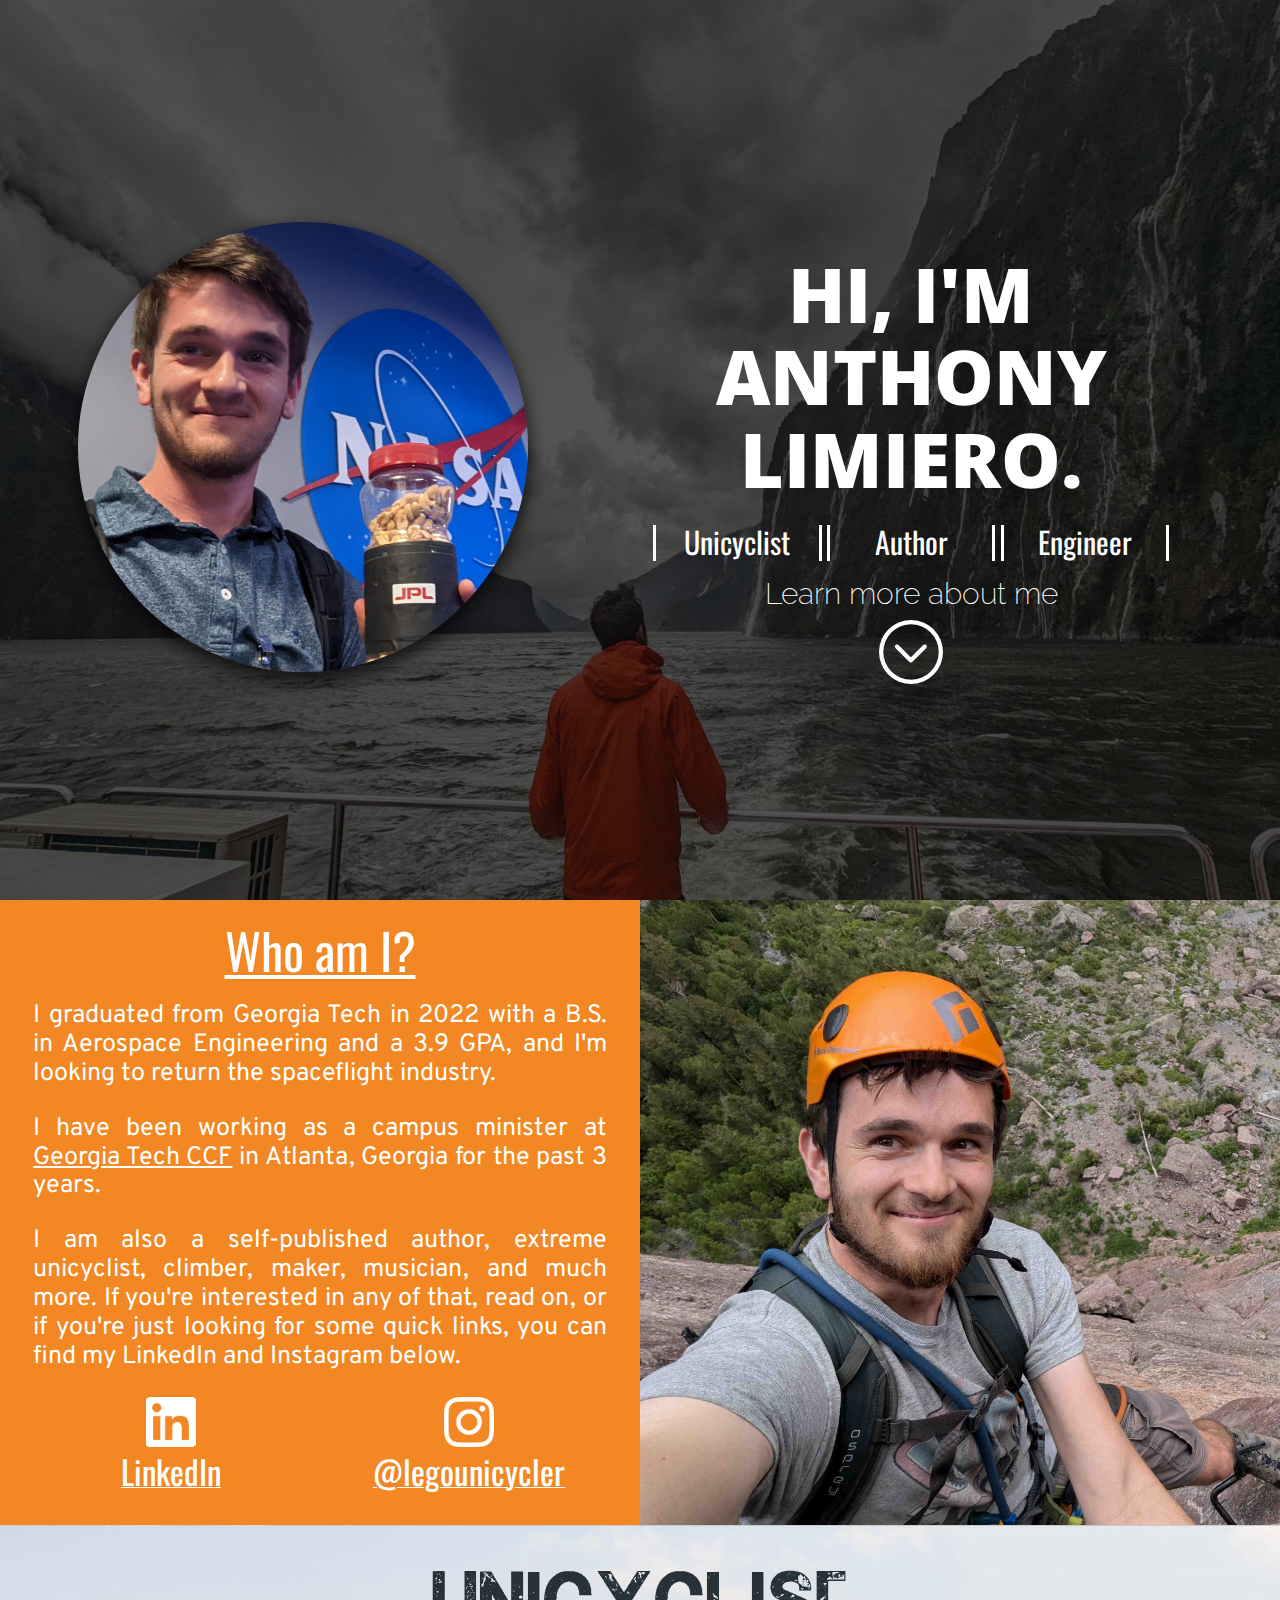
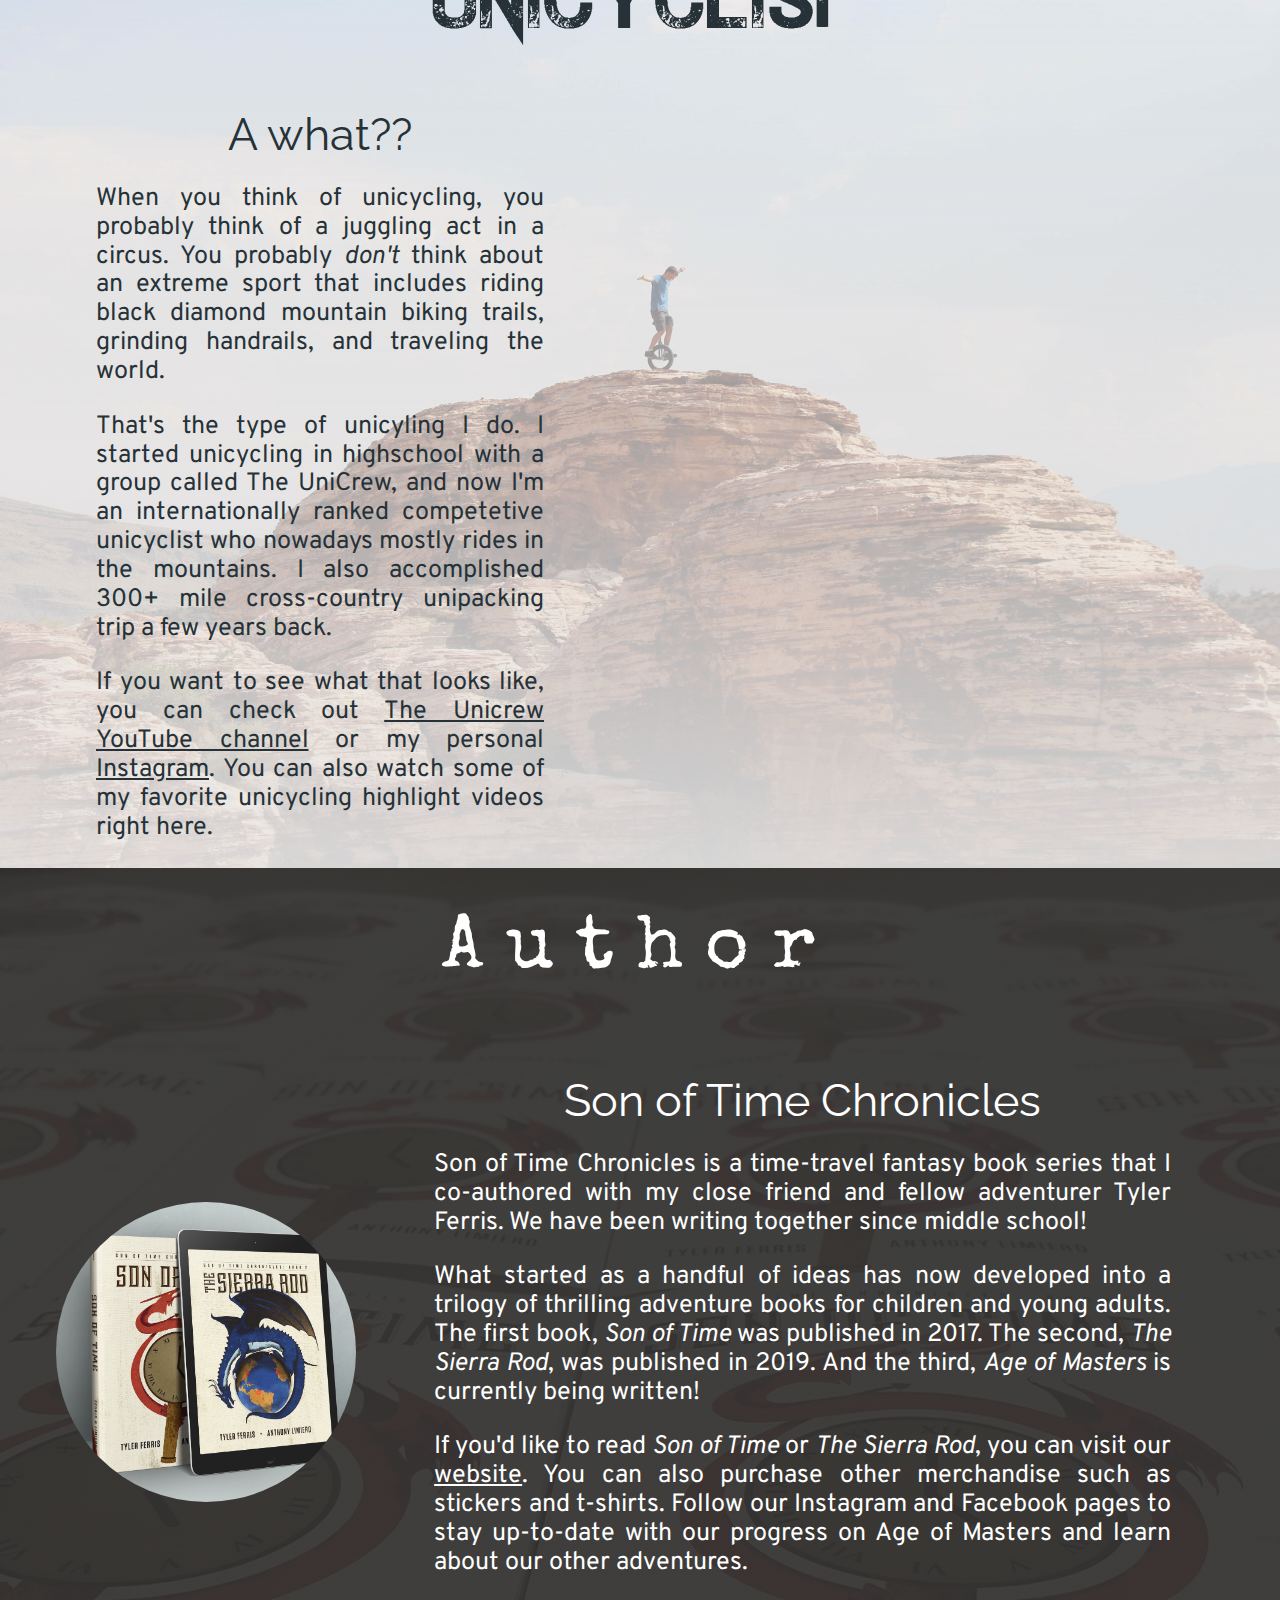
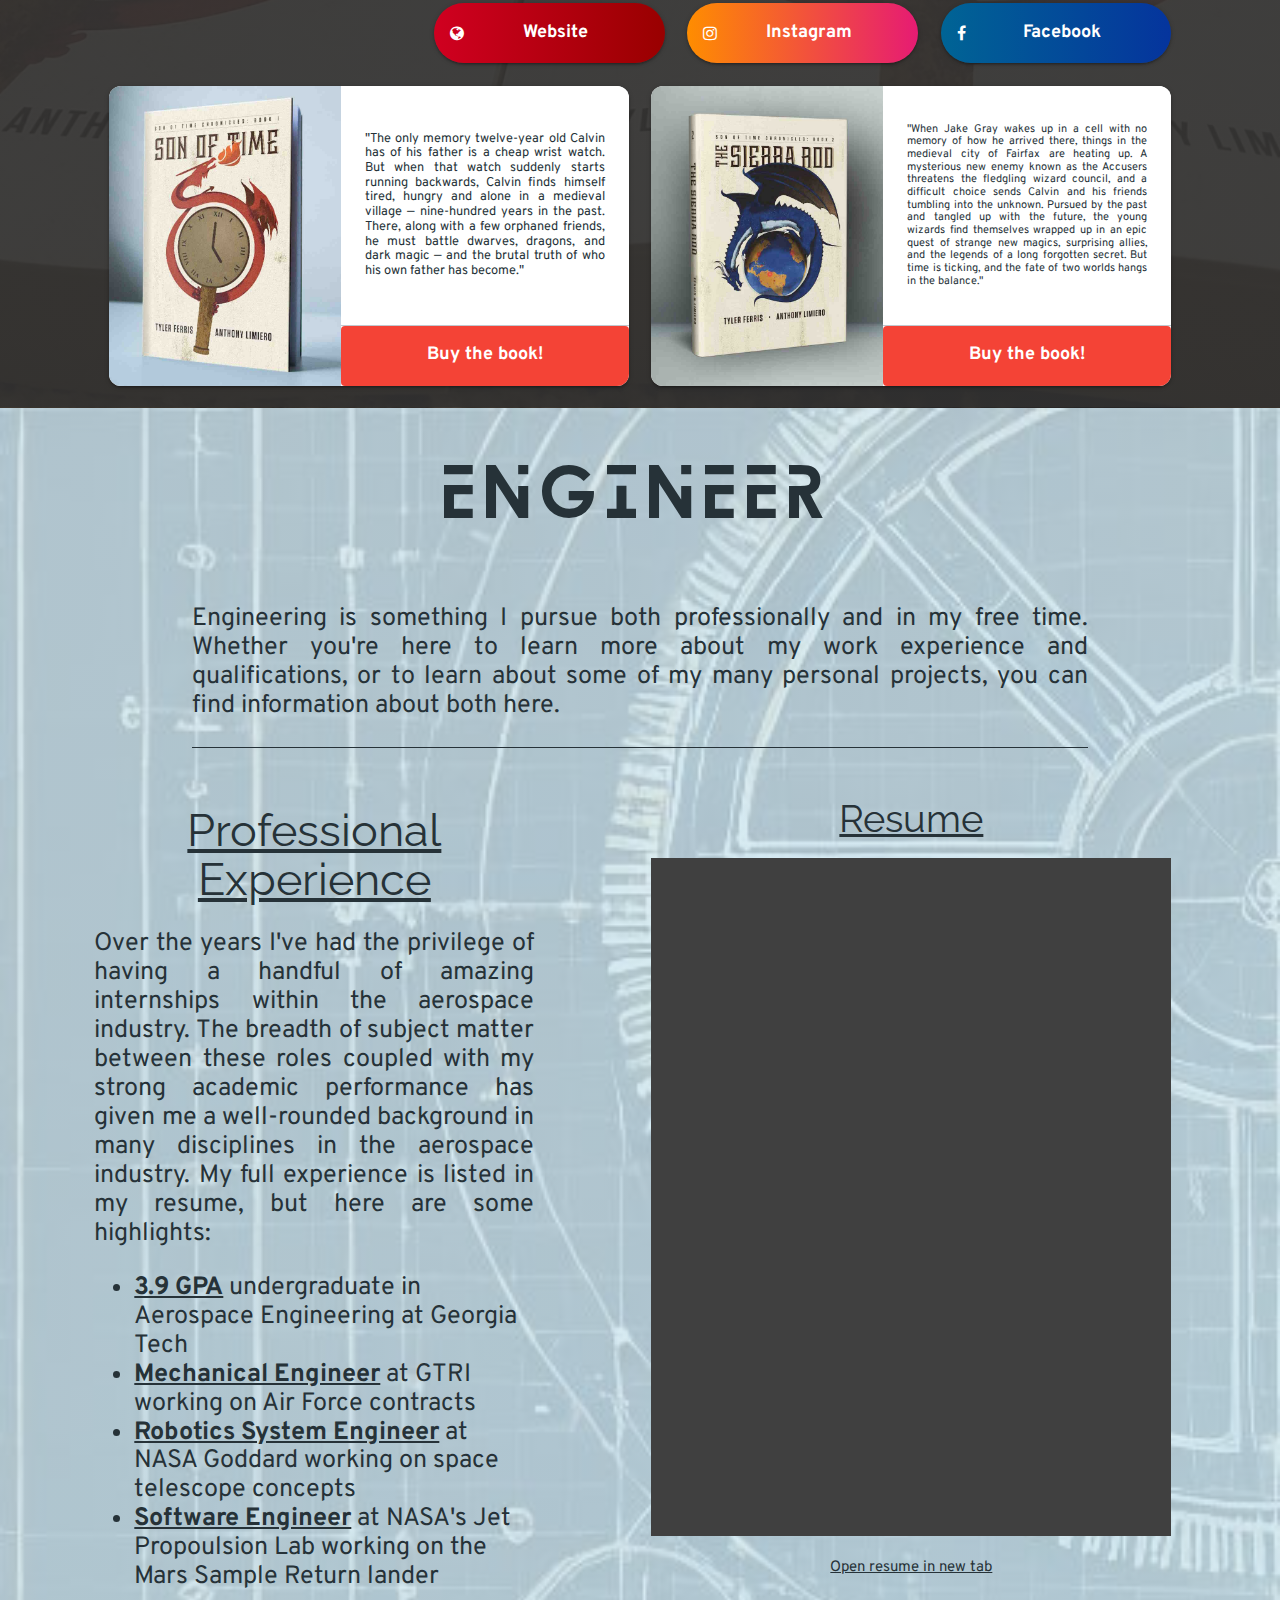
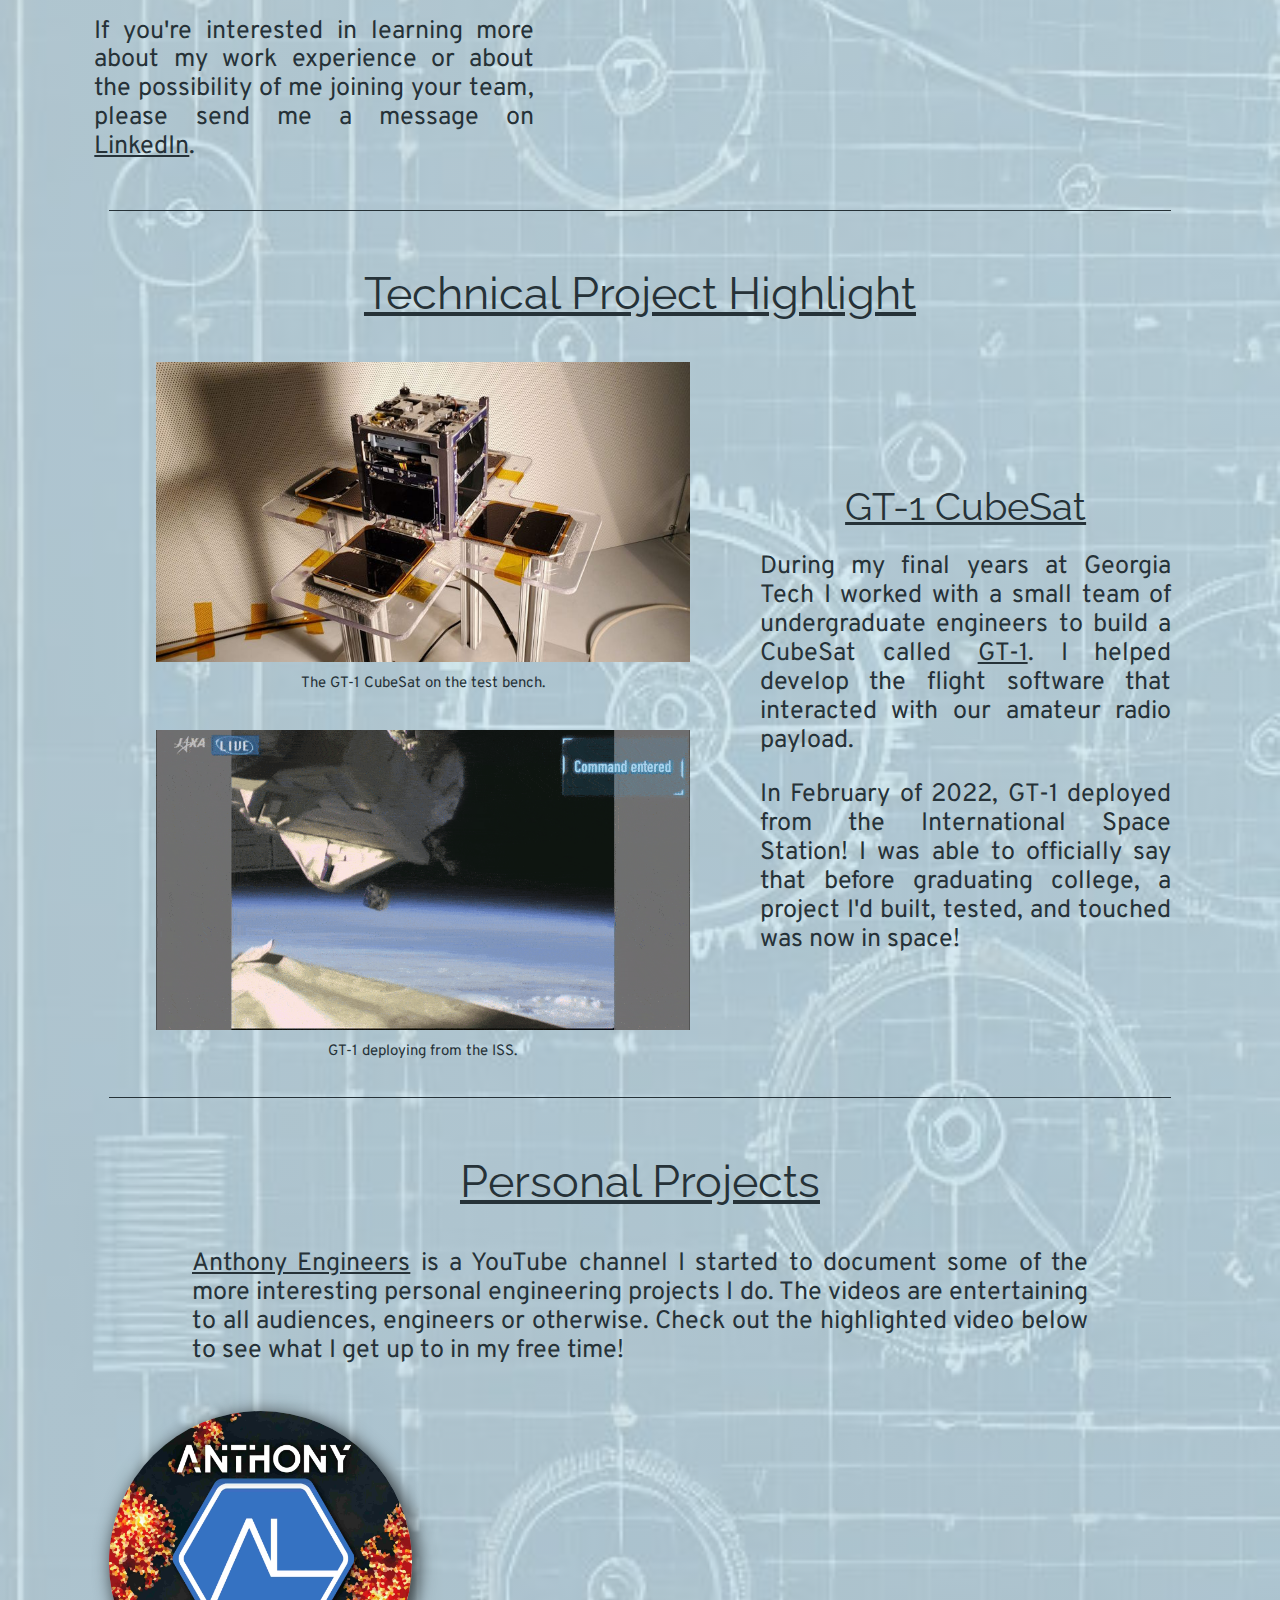
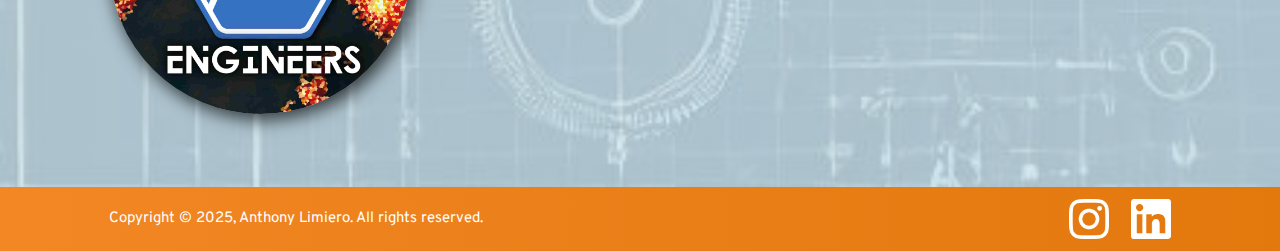
<file: index.html>
<!DOCTYPE html>
<html class="no-js" lang="en" dir="ltr">
  <head>
    <meta charset="utf-8">
    <meta http-equiv="x-ua-compatible" content="ie=edge">
    <meta name="viewport" content="width=device-width, initial-scale=1.0">
    <title>Anthony Limiero</title>
	<link href="css/materialize.min.css" rel="stylesheet" type="text/css"/>
    <link href="https://fonts.googleapis.com/css?family=Lalezar|Oswald|Overpass|Raleway:200,400|Special+Elite&display=swap" rel="stylesheet"/>
	<link href="https://fonts.googleapis.com/icon?family=Material+Icons" rel="stylesheet"/>
	<link href="https://cdnjs.cloudflare.com/ajax/libs/font-awesome/4.7.0/css/font-awesome.min.css" rel="stylesheet"/> <!-- Icon library -->
	<link href="css/index.css" rel="stylesheet" type="text/css"/>
	<link rel="icon" type="image/png" href="img/SiteIcon.gif">
</head>
  
    <body>

		<div id="landing" class="row center-align">
			<div class="col l5 m12 s12 valign-wrapper justify-center">
				<div class="container">
					<h1 class="hide-on-large-only">HI, I'M ANTHONY LIMIERO.</h1>
					<img id='profile' class="circle " src="img/Profile.jpg" alt="Anthony Limiero Profile Picture">
					<div class="hide-on-large-only mt-5">
						<div class="row container g-1">
							<div class="col s4 bordered-col"><a href="#unicyclist-row"><span>Unicyclist</span></a></div>
							<div class="col s4 bordered-col"><a href="#author-row"><span>Author</span></a></div>
							<div class="col s4 bordered-col"><a href="#engineer-row"><span>Engineer</span></a></div>
						</div>
						<h5>Learn more about me</h5>
						<a href='#about-me-row'><img class="mb-2" src="img/arrow.png" id="arrow" title="Learn more"></a>
					</div>
				</div>
			</div>
			<div id="hello-col" class="col l7 m12 s12 valign-wrapper center-align hide-on-med-and-down">
				<div class="container">
					<h1>HI, I'M ANTHONY LIMIERO.</h1>
					<div class="row g-1">
						<div class="col l4 bordered-col"><a href="#unicyclist-row"><span>Unicyclist</span></a></div>
						<div class="col l4 bordered-col"><a href="#author-row"><span>Author</span></a></div>
						<div class="col l4 bordered-col"><a href="#engineer-row"><span>Engineer</span></a></div>
					</div>
					<h5>Learn more about me</h5>
					<a href='#about-me-row'><img src="img/arrow.png" id="arrow" title="Learn more"></a>
				</div>
			</div>
		</div>

		<main>
			<div id="about-me-row" class="row g-0">
				<div id="about-me-desc" class="col l6 m8 s12">
					<u class="white-text"><h4>Who am I?</h4></u>
					<p class="flow-text">I graduated from Georgia Tech in 2022 with a B.S. in Aerospace Engineering and a 3.9 GPA, and I'm looking to return the spaceflight industry.</p>
					<p class="flow-text">I have been working as a campus minister at <a href="https://gtccf.org">Georgia Tech CCF</a> in Atlanta, Georgia for the past 3 years.</p>
					<p class="flow-text">I am also a self-published author, extreme unicyclist, climber, maker, musician, and much more. If you're interested in any of that, read on, or if you're just looking for some quick links, you can find my LinkedIn and Instagram below.</p>
					<div class="row mt-4">
						<div class="col s6">
							<a href="https://www.linkedin.com/in/anthony-limiero"><img src="img/linkedin.png" class="social-icon" title="Visit my LinkedIn" alt="LinkedIn icon"></a><br>
							<a href="https://www.linkedin.com/in/anthony-limiero"><span>LinkedIn</span></a>
						</div>
						<div class="col s6">
							<a href="https://www.instagram.com/legounicycler/"><img src="img/insta.png" class="social-icon" title="Visit my Instagram" alt="Instagram icon"></a><br>
							<a href="https://www.instagram.com/legounicycler/"><span>@legounicycler</span></a>
						</div>
					</div>
				</div>
				<div id="about-me-img" class="col l6 m4 s12" alt="An selfie taken from the side of a cliff"></div>
			</div>
			
			<div id="unicyclist-row" class="row g-0 center">
				<h1 id="unicyclist" class="blue-grey-text text-darken-4 col s10 offset-s2">Unicyclist</h1>
				<div class="col l6 m6 s12">
					<div class="container blue-grey-text text-darken-4">
						<h2>A what??</h2>
						<p class="flow-text">When you think of unicycling, you probably think of a juggling act in a circus. You probably <i>don't</i> think about an extreme sport that includes riding black diamond mountain biking trails, grinding handrails, and traveling the world.</p>
						<p class="flow-text">That's the type of unicyling I do. I started unicycling in highschool with a group called The UniCrew, and now I'm an internationally ranked competetive unicyclist who nowadays mostly rides in the mountains. I also accomplished 300+ mile cross-country unipacking trip a few years back.</p>
						<p class="flow-text">If you want to see what that looks like, you can check out <a href="https://www.youtube.com/theunicrew">The Unicrew YouTube channel</a> or my personal <a href="https://www.instagram.com/legounicycler/">Instagram</a>. You can also watch some of my favorite unicycling highlight videos right here.</p>
					</div>
				</div>
				<div class="col l6 m6 s12">
					<div id="video-row" class="row g-1 valign-wrapper">
						<div class="col xl6 l12 m12 s12">
							<iframe class="video" src="https://www.youtube.com/embed/rht6eMYq43k?si=5vzSMTNbQub22JCG" title="YouTube video player" frameborder="0" allow="accelerometer; autoplay; clipboard-write; encrypted-media; gyroscope; picture-in-picture; web-share" referrerpolicy="strict-origin-when-cross-origin" allowfullscreen></iframe>
						</div>
						<div class="col xl6 l12 m12 s12">
							<iframe class="video" src="https://www.youtube.com/embed/Y8FP_2yURcU?si=z5AoNIaaBmZJY0wW" title="YouTube video player" frameborder="0" allow="accelerometer; autoplay; clipboard-write; encrypted-media; gyroscope; picture-in-picture; web-share" referrerpolicy="strict-origin-when-cross-origin" allowfullscreen></iframe>
						</div>
					</div>
				</div>
			</div>
			
			<div id="author-row" class="row center">
				<h1 id="author" class="white-text col s10 offset-s2">Author</h1>
				<div class="col l4 m10 s10 offset-m1 offset-s2 valign-wrapper justify-center">
					<img id="series" class="circle" src="img/Series.jpg" alt="Son of Time book and Sierra Rod ebook render">
				</div>
				<div class="col l7 m10 s10 offset-m1 offset-s2">
					<h2>Son of Time Chronicles</h2>
					<p class="flow-text">Son of Time Chronicles is a time-travel fantasy book series that I co-authored with my close friend and fellow adventurer Tyler Ferris. We have been writing together since middle school!</p>
					<p class="flow-text">What started as a handful of ideas has now developed into a trilogy of thrilling adventure books for children and young adults. The first book, <i>Son of Time</i> was published in 2017. The second, <i>The Sierra Rod</i>, was published in 2019. And the third, <i>Age of Masters</i> is currently being written!</p>
					<p class="flow-text">If you'd like to read <i>Son of Time</i> or <i>The Sierra Rod</i>, you can visit our <a href="https://www.sonoftimechronicles.com">website</a>. You can also purchase other merchandise such as stickers and t-shirts. Follow our Instagram and Facebook pages to stay up-to-date with our progress on Age of Masters and learn about our other adventures.</p>
					<div id="author-button-row" class="row">
						<div class="col s4 m4 l4">
							<a id="son-of-time-website-button" href="https://www.sonoftimechronicles.com" tabindex="0" class="btn-large filled icon-left rounded waves-effect waves-light elevated white-text">
								<i class="fa fa-globe"></i><b>Website</b>
							</a>
						</div>
						<div class="col s4 m4 l4">
							<a id="instagram-button" href="https://www.instagram.com/sonoftimechronicles" tabindex="0" class="btn-large filled icon-left rounded waves-effect waves-light elevated white-text">
								<i class="fa fa-instagram"></i><b>Instagram</b>
							</a>
						</div>
						<div class="col s4 m4 l4">
							<a id="facebook-button" href="https://www.facebook.com/sonoftimechronicles"tabindex="0" class="btn-large filled icon-left rounded waves-effect waves-light elevated white-text">
								<i class="fa fa-facebook"></i><b>Facebook</b>
							</a>
						</div>
					</div>
				</div>
				<div class="col s12 m12 l12">
					<div id="book-card-row" class="row mb-5">
						<div class="col l5 m10 s10 offset-l1 offset-m1 offset-s2 blue-grey-text text-darken-4">
							<div class="card horizontal">
								<div class="card-image">
									<img src="img/SonOfTimeRender.jpg" alt="Son of Time book render">
								</div>
								<div class="card-stacked">
								<div class="card-content flex white">
									<p id="son-of-time-description">"The only memory twelve-year old Calvin has of his father is a cheap wrist watch. But when that watch suddenly starts running backwards, Calvin finds himself tired, hungry and alone in a medieval village — nine-hundred years in the past. There, along with a few orphaned friends, he must battle dwarves, dragons, and dark magic — and the brutal truth of who his own father has become."</p>
								</div>
								<div class="card-action">
									<a class="btn red white-text valign-wrapper" href="https://www.amazon.com/Son-Time-Chronicles/dp/153359967X/ref=tmm_pap_swatch_0?_encoding=UTF8&dib_tag=se&dib=eyJ2IjoiMSJ9.[base64].Gh3R1UhAsOHddwYHPbXPt1M3P8jiU_L3bGU4nbMWkt4&qid=1736024323&sr=8-1"><b>Buy the book!</b></a>
								</div>
								</div>
							</div>
						</div>
						<div class="col l5 m10 s10 offset-l6 offset-m1 offset-s2 blue-grey-text text-darken-4">
							<div class="card horizontal">
								<div class="card-image">
									<img src="img/TheSierraRodRender.jpg" alt="Sierra Rod book render">
								</div>
								<div class="card-stacked">
								<div class="card-content flex white">
									<p id="sierra-rod-description">"When Jake Gray wakes up in a cell with no memory of how he arrived there, things in the medieval city of Fairfax are heating up. A mysterious new enemy known as the Accusers threatens the fledgling wizard council, and a difficult choice sends Calvin and his friends tumbling into the unknown. Pursued by the past and tangled up with the future, the young wizards find themselves wrapped up in an epic quest of strange new magics, surprising allies, and the legends of a long forgotten secret. But time is ticking, and the fate of two worlds hangs in the balance."</p>
								</div>
								<div class="card-action">
									<a class="btn red white-text valign-wrapper" href="https://www.amazon.com/Sierra-Rod-Son-Time-Chronicles/dp/1793886423/ref=sr_1_1?crid=1MCBU3C4SG5VG&dib=eyJ2IjoiMSJ9.[base64].JTAvYyea0GYcgN4rR2jJ6AO8vub0dZLm96BSL5M0K8E&dib_tag=se&keywords=the+sierra+rod&qid=1736024357&sprefix=the+sierra+rod%2Caps%2C124&sr=8-1"><b>Buy the book!</b></a>
								</div>
								</div>
							</div>
						</div>
					</div>
				</div>
			</div>

			<div id="engineer-row" class="row g-3 center blue-grey-text text-darken-4">
				<h1 id="engineer" class="col s10 offset-s2">ENGINEER</h1>
				<div class="col s12 container">
					<p class="flow-text">Engineering is something I pursue both professionally and in my free time. Whether you're here to learn more about my work experience and qualifications, or to learn about some of my many personal projects, you can find information about both here.</p>
					<div class="divider"></div>
				</div>
				<div class="col s12 m12 l6 container">
					<h2><u>Professional Experience</u></h2>
					<p class="flow-text">Over the years I've had the privilege of having a handful of amazing internships within the aerospace industry. The breadth of subject matter between these roles coupled with my strong academic performance has given me a well-rounded background in many disciplines in the aerospace industry. My full experience is listed in my resume, but here are some highlights:</p>
					<ul class="flow-text" style="text-align: left;">
						<li><u><b>3.9 GPA</b></u> undergraduate in Aerospace Engineering at Georgia Tech</li>
						<li><u><b>Mechanical Engineer</b></u> at GTRI working on Air Force contracts</li>
						<li><u><b>Robotics System Engineer</b></u> at NASA Goddard working on space telescope concepts</li>
						<li><u><b>Software Engineer</b></u> at NASA's Jet Propoulsion Lab working on the Mars Sample Return lander</li>
					</ul>
					<p class="flow-text">If you're interested in learning more about my work experience or about the possibility of me joining your team, please send me a message on <a href="https://www.linkedin.com/in/anthony-limiero">LinkedIn</a>.</p>
				</div>
				<div class="col s10 m10 l5 offset-m1 offset-s2">
					<h3>Resume</h3>
					<div id="pdf-viewer" class="mb-5">
						<iframe id="resume" src="https://docs.google.com/gview?url=https://anthony.limiero.com/AnthonyLimieroResume.pdf&embedded=true" frameborder="0"></iframe>
					</div>
					<a href="AnthonyLimieroResume.pdf" target="_blank" class="mb-2" style="display: inline-block;">Open resume in new tab</a>
				</div>
				<div class="divider s10 offset-s2"></div>
				<h2 class="col s12"><u>Technical Project Highlight</u></h2>
				<div class="col s10 m10 l6 offset-l1 offset-m1 offset-s2 valign-wrapper justify-center">
					<div id="gt1-pic-row" class="row">
						<div class="col xl6 s12">
							<img class="responsive-img" src="img/GT1.jpg" alt="GT-1 CubeSat on the test bench">
							<p class="center caption">The GT-1 CubeSat on the test bench.</p>
						</div>
						<div class="col xl6 s12 hide-on-med-and-down">
							<img class="responsive-img" src="img/GT1Gif3.gif" alt="an animated gif of GT-1 deploying from the ISS">
							<p class="center caption">GT-1 deploying from the ISS.</p>
						</div>
					</div>
				</div>
				<div class="col s10 m10 l4 offset-s2 offset-m1 valign-wrapper">
					<div>
						<h3>GT-1 CubeSat</h3>
						<p class="flow-text">During my final years at Georgia Tech I worked with a small team of undergraduate engineers to build a CubeSat called <a href="https://ssdl.gatech.edu/2024/01/29/gt-1/">GT-1</a>. I helped develop the flight software that interacted with our amateur radio payload.</p>
						<p class="flow-text">In February of 2022, GT-1 deployed from the International Space Station! I was able to officially say that before graduating college, a project I'd built, tested, and touched was now in space!</p>
						<img class="responsive-img hide-on-large-only" src="img/GT1Gif3.gif" alt="an animated gif of GT-1 deploying from the ISS">
						<p class="center caption hide-on-large-only">GT-1 deploying from the ISS.</p>
					</div>
				</div>
				<div class="divider s10 offset-s2"></div>
				<h2 class="col s12"><u>Personal Projects</u></h2>
				<p class="col s12 container flow-text"><a href="https://www.youtube.com/@AnthonyEngineers">Anthony Engineers</a> is a YouTube channel I started to document some of the more interesting personal engineering projects I do. The videos are entertaining to all audiences, engineers or otherwise. Check out the highlighted video below to see what I get up to in my free time!</p>
				<div class="col l3 m3 s6 offset-l1 offset-m1 offset-s3 valign-wrapper justify-center">
					<div>
						<a href="https://www.youtube.com/@AnthonyEngineers"><img id="anthony-engineers-logo" class="circle" src="img/AnthonyEngineers.jpg" alt="Anthony Engineers YouTube profile picture" title="Visit the Anthony Engineers YouTube channel"></a>
						<br>
						<script src="https://apis.google.com/js/platform.js"></script>
						<div class="g-ytsubscribe" data-channelid="UCy0D5Le7zQgZny9ntH0nSHw" data-layout="default" data-count="default"></div>
					</div>
				</div>
				<div class="col l6 m6 s10 offset-l5 offset-m5 offset-s2 valign-wrapper justify-center">
					<iframe id="engineering-video" class="video" src="https://www.youtube.com/embed/ml6ICW4JX5o?si=kwhBMN2VKGoJ4Ety" title="YouTube video player" frameborder="0" allow="accelerometer; autoplay; clipboard-write; encrypted-media; gyroscope; picture-in-picture; web-share" referrerpolicy="strict-origin-when-cross-origin" allowfullscreen></iframe>
				</div>
				<div class="col s12 mb-5"></div>
			</div>
		
		</main>

		<footer class="row">
			<div class="col s5 offset-s2 valign-wrapper">Copyright &copy; 2025, Anthony Limiero. All rights reserved.</div>
			<div class="col s5 valign-wrapper" style="justify-content: flex-end">
				<a class="social-icon" href="https://www.instagram.com/legounicycler"><img class="social-icon" src="img/insta.png" title="@legounicycler" alt="Instagram icon"></a>
				<a class="social-icon ml-5" href="https://www.linkedin.com/in/anthony-limiero"><img src="img/linkedin.png" class="social-icon" title="LinkedIn" alt="LinkedIn icon"></a>
			</div>
		</footer>

    </body>
</html>
</file>
<file: css/index.css>
/* FONTS */
@font-face {
    font-family: "ProcrastinatingPixie";
    src: url(../fonts/ProcrastinatingPixie.ttf) format("truetype");
}

@font-face {
	font-family: "TheLastCall";
	src: url(../fonts/TheLastCall.ttf) format("truetype");
	font-weight: 100;
}

@font-face {
	font-family: 'Open Sans';
	src: url('../fonts/OpenSans-ExtraBold.ttf') format('truetype'); 
}

body {
  font-family: overpass, sans-serif;
  background-color: #F0F0F0;
  color: white;
}

p {
	font-family: overpass, sans-serif;
	text-align: justify;
}

a {
	text-decoration: underline;
	color: inherit;
}

a:hover, a:active, a:focus {
	color: #78dde4;
	text-decoration: underline;
}

.blue-grey-text a:hover, .blue-grey-text a:active, .blue-grey-text a:focus {
	color: #d06e0b;
	text-decoration: underline;
}

h1 {
  font-family: 'Open Sans', sans-serif;
  font-size: 5em;
}

h2 {
	font-family: 'Raleway', sans-serif;
	font-size: 3em;
}

h3 {
	font-family: 'Raleway', sans-serif;
	font-size: 2.5em;
	text-decoration: underline;
}

h4 {
	font-family: 'Oswald', sans-serif;
	font-size: 3em;
}

h5 {
  	font-family: 'Raleway', sans-serif;
  	font-size: 2em;
  	font-weight: 200;
}

#landing span, #about-me-desc span {
	font-family: 'Oswald', sans-serif;
  	font-size: 2em;
}

#unicyclist {
	font-family: 'TheLastCall', 'Lalezar', 'Open Sans', sans-serif;
	letter-spacing: .03em;
}

#author {
	font-family: "Special Elite", serif;
  	font-weight: 300;
  	font-style: normal;
	letter-spacing: .3em;
}

#engineer {
	font-family: "ProcrastinatingPixie", "Open Sans", sans-serif;
	letter-spacing: .08em;
}

/* MISC */

.flex {
	display: flex;
}

.justify-center {
	justify-content: center;
}

html {
	scroll-behavior: smooth;
}

/* LANDING */

#landing{
	background: linear-gradient(rgba(10, 10, 10, 0.7), rgba(10, 10, 10, 0.7)), url('../img/NZ1.jpg') center;
	background-size: cover;
	min-height: 100vh;
	width: 100%
}

#landing a, #landing a:hover, #landing a:active, #landing a:focus {
	text-decoration: none;
	color: white;
}

#profile {
  max-height: 50vh;
  max-width: 40vw;
  box-shadow: 0 8px 17px 2px rgba(0, 0, 0, 0.7);
}

.bordered-col {
	border-right-style: solid;
	border-left-style: solid;
	border-color: white;
}

/* ABOUT ME */

#about-me-desc {
	background-color: #f28724;
	padding: 0em 2em 2em 2em;
	text-align: center;
	font-size: 1.1em;
}

#about-me-img {
	background-image: url('../img/Utah.jpg');
	background-size: cover;
	background-position: top left;
}

.social-icon {
	height: 50px;
	width: 50px;
}

.social-icon:hover {
	transform: scale(1.05);
	transition: transform .2s ease;
}

/* UNICYCLIST */

#unicyclist-row {
	background: linear-gradient(rgba(235, 235, 235, 0.40), rgba(235, 235, 235, 0.90)), url('../img/RedRocks.jpg');
	background-size: cover;
	background-position: bottom 50% right 46%;
}

#video-row {
	height: 100%;
}

.video {
	aspect-ratio: 16/9;
	width: 90%;
	height: auto;
	max-width: 500px;
}

/* AUTHOR */

#author-row {
	background: linear-gradient(rgba(50, 50, 50, 0.93), rgba(50, 50, 50, 0.93)), url('../img/books.jpg');
	background-size: cover;
	background-position: 50%;
}

#series {
	max-height: 300px;
	max-width: 100%; 
}

#author-row .btn-large, #author-row .btn {
	justify-content: center;
	width: 100%;
}

#son-of-time-website-button {
	background: linear-gradient(to right, rgb(208, 0, 32), rgb(153 0 0));
}

#instagram-button {
	background: linear-gradient(to right, rgb(255 141 0), rgb(230, 27, 115));
}

#facebook-button {
	background: linear-gradient(to right, #006495, #05349d);
}

#author-button-row a:hover.btn-large {
	text-decoration: none;
	transform: scale(1.03);
}

#author-row .card img {
	height: 300px;
}

#author-row .card {
	max-height: 300px;
}

#author-row .card-action a {
	display: flex;
	padding: 2px;
	height: 60px;
	font-size: 1.2em;
}

#son-of-time-description {
	font-size: 1vw;
}

#sierra-rod-description {
	font-size: .86vw;
}

.card-content p {
	justify-content: center;
    display: flex;
    flex-direction: column;
}

/* ENGINEER */

#engineer-row {
	background: linear-gradient(rgba(209, 231, 239, 0.8), rgba(203, 228, 238, 0.8)), url('../img/blueprint.jpg');
	background-size: cover;
	width: 100%;
}

#pdf-viewer {
	background-color: #404040;
	aspect-ratio: 8.5/11;
}

#resume {
	width: 100%;
	height: 100%;
}

#engineer-row .divider {
	background-color: #263238;
}

#gt1-pic-row img {
	max-height: 300px;
}

.caption {
	margin-top: .5em;
}

#anthony-engineers-logo {
	width: 100%;
	height: auto; 
	max-height: 450px;
	max-width: 450px;
	box-shadow: 4px 4px 17px 2px rgba(0, 0, 0, 0.7);
}

#___ytsubscribe_0 {
	margin: 10px 0px !important;
}

#engineering-video {
	width: 100%;
	max-width: 800px;
}

/* FOOTER */

footer {
	height: 64px;
	background: linear-gradient(to left, #e3780d, #f28724);
}

footer .social-icon {
	height: 40px;
	width: 40px;
}

/*   MEDIA QUERIES   */	

@media only screen and (min-width: 2200px) {
	#unicyclist-row {
		background-position: bottom 55% right 46%;
	}

	h1 {
		font-size: 4vw;
	}
}

@media only screen and (max-width: 1700px) {
	/* Force columns to stack so videos look good on smaller screens */
	#video-row .xl6, #gt1-pic-row .xl6 {
        grid-column: auto / span 12 !important;
    }
}

/* Materialize MEDIUM AND DOWN media query breakpoint */
@media only screen and (max-width: 992px) {
	#landing {
		background: linear-gradient(rgba(10, 10, 10, 0.7), rgba(10, 10, 10, 0.7)), url('../img/NZ2.jpg');
		background-size: cover;
		background-position: 50%;
	}
	
	h1 {
		font-size: 4.5em;
	}
	
	#profile {
		width: 325px;
		height: 325px;
		max-width: inherit;
		max-height: inherit;
	}

	#arrow {
		height: 40px;
	}
	
	#about-me-img {
		background-position: 16%;
	}

	#about-me-desc span {
		font-size: 4vw;
	}

	#author-row {
		background-position-x: 60%;
	}

	#series {
		height: 30vw;
		width: 30vw;
	}

	.social-icon {
		height: 40px;
		width: 40px;
	}

	#author-button-row .btn-large {
		font-size: 2vw;
	}

	#author-button-row .fa {
		font-size: 2.7vw;
	}

	#author-row .card img {
		height: 250px;
	}

	#author-row .card-content {
		padding: 15px 20px;
	}

	#son-of-time-description {
		font-size: 1.9vw;
	}
	
	#sierra-rod-description {
		font-size: 1.6vw;
	}

	#author-row .card-action a {
		height: 40px;
		font-size: 1em;
	}
}

/* Special media query for unicyclist row to center background image */
@media only screen and (max-width: 850px) {
	#unicyclist-row {
		background-position: bottom 50% right 46%;
	}
}

/* Materialize SMALL AND DOWN media query breakpoint */
@media only screen and (max-width: 600PX) {
	#profile {
		width: 80vw;
		height: 80vw;
	}
	
	#about-me-img {
		height: 250px;
	}

	#series {
		height: 50vw;
		width: 50vw;
	}

	#author-button-row .btn-large {
		height: 40px;
		font-size: 2.8vw;
	}

	#author-button-row .fa {
		font-size: 3vw;
	}

	#author-row .card img {
		height: 200px;
	}

	#son-of-time-description {
		font-size: 2.35vw;
	}
	
	#sierra-rod-description {
		font-size: 1.9vw;
	}

	#author-row .card-content {
		padding: .5em 1em;
	}

	#engineer-row {
		gap: 0px;
		background-position-x: 10%;
	}

}

/* SUPER SMALL AND DOWN media query breakpoint */
@media only screen and (max-width: 400px) {
	h1 {
		font-size: 15vw;
	}

	#landing span, #about-me-desc span {
		font-size: 6vw;
	}

	#author-button-row .btn-large {
		font-size: 2.5vw;
	}

	#author-button-row .fa {
		left: 10px;
	}
}
</file>
